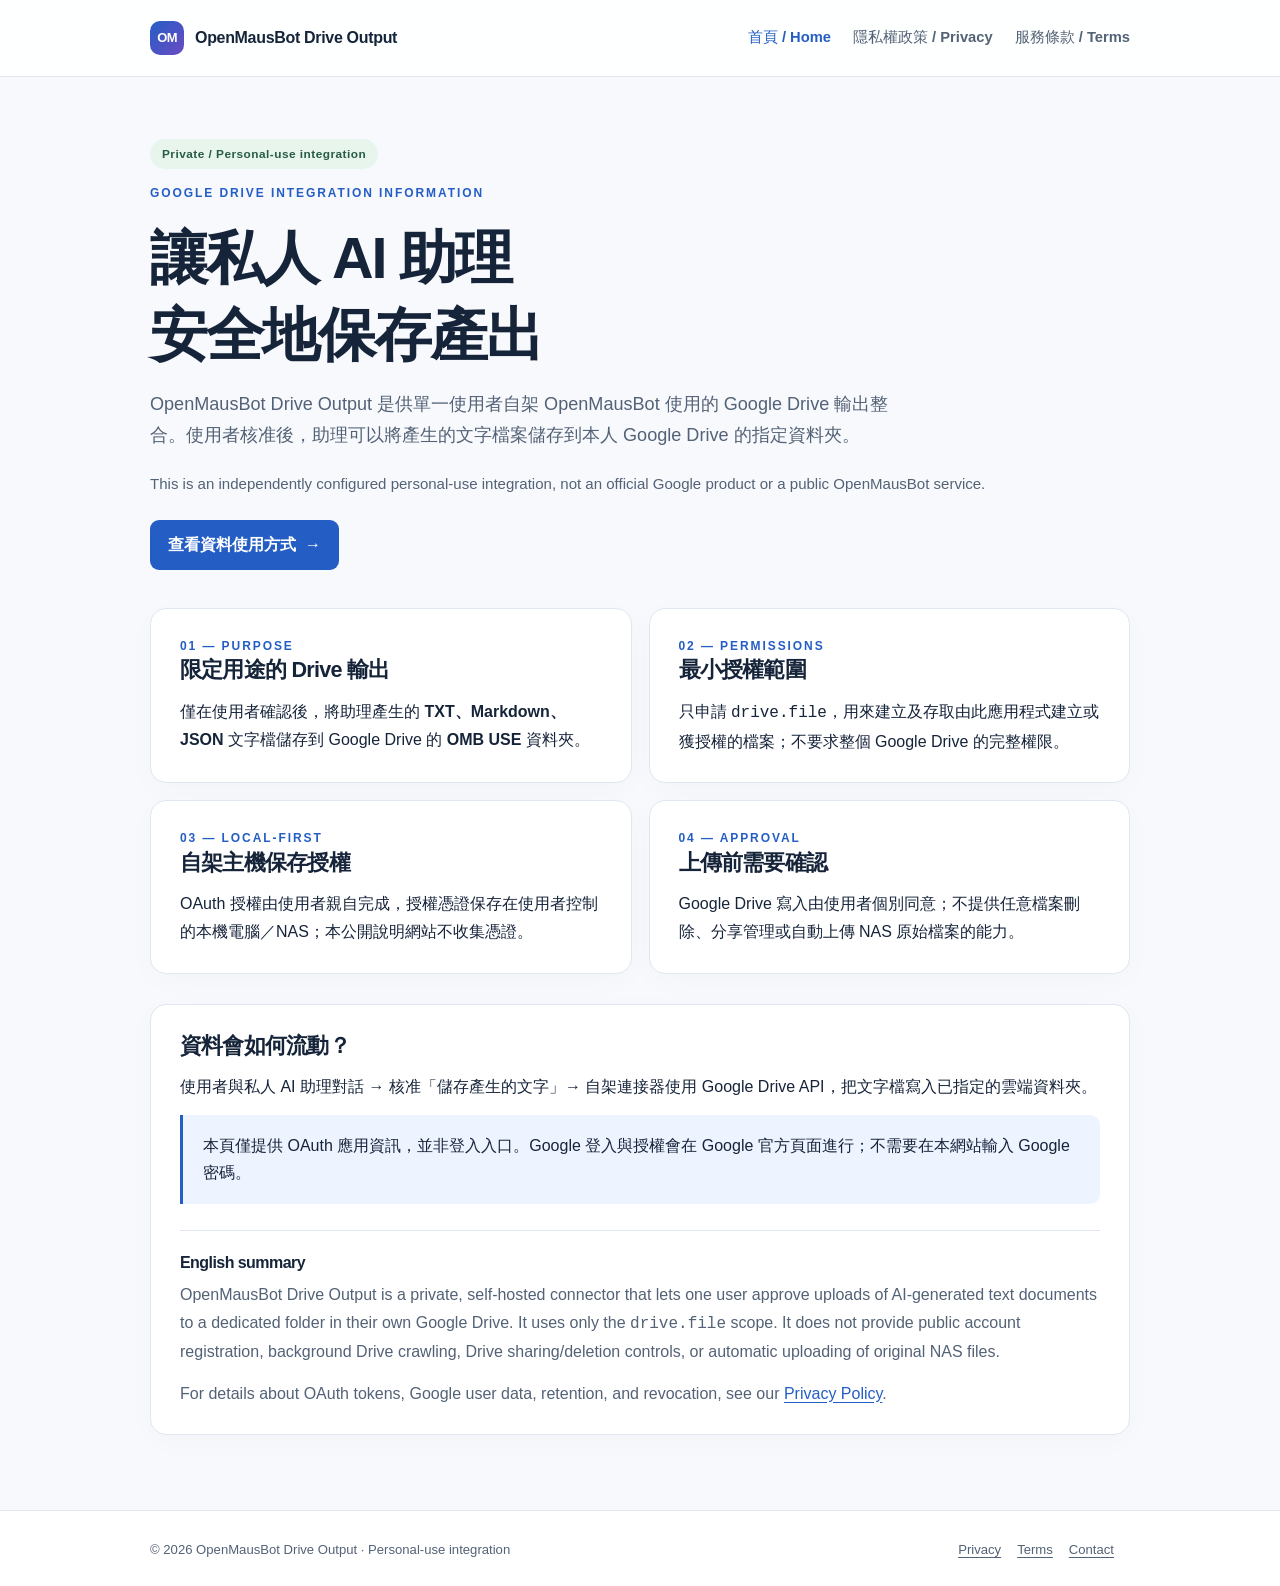
<file: index.html>
<!doctype html>
<html lang="zh-Hant">
<head>
<meta name="google-site-verification" content="_je_4s14u-GuT7DRaJaAICmDoQcfX6usOJ2KDmFBAU0" />
<meta charset="utf-8">
<meta name="viewport" content="width=device-width, initial-scale=1">
<meta name="description" content="Personal OpenMausBot Google Drive output integration, data use and privacy information.">
<meta name="theme-color" content="#ffffff">
<meta name="robots" content="index, follow">
<title>首頁 | OpenMausBot Drive Output</title>
<link rel="canonical" href="https://sksk2188.github.io/">
<link rel="stylesheet" href="styles.css">
</head>
<body>
<header><div class="container topbar">
<a class="brand" href="index.html" aria-label="OpenMausBot Drive Output 首頁"><span class="brandmark" aria-hidden="true">OM</span><span>OpenMausBot Drive Output</span></a>
<nav aria-label="主要導覽"><a href="index.html" aria-current="page">首頁 / Home</a><a href="privacy.html">隱私權政策 / Privacy</a><a href="terms.html">服務條款 / Terms</a></nav>
</div></header>
<main class="container"><section class="hero">
<span class="pill">Private / Personal-use integration</span>
<div class="eyebrow">Google Drive Integration Information</div>
<h1>讓私人 AI 助理<br>安全地保存產出</h1>
<p class="lead">OpenMausBot Drive Output 是供單一使用者自架 OpenMausBot 使用的 Google Drive 輸出整合。使用者核准後，助理可以將產生的文字檔案儲存到本人 Google Drive 的指定資料夾。</p>
<p class="note">This is an independently configured personal-use integration, not an official Google product or a public OpenMausBot service.</p>
<a class="primary-link" href="privacy.html">查看資料使用方式 <span aria-hidden="true">→</span></a>
</section>
<section class="grid" aria-label="主要功能">
<article class="card"><div class="eyebrow">01 — Purpose</div><h2>限定用途的 Drive 輸出</h2><p>僅在使用者確認後，將助理產生的 <strong>TXT、Markdown、JSON</strong> 文字檔儲存到 Google Drive 的 <strong>OMB USE</strong> 資料夾。</p></article>
<article class="card"><div class="eyebrow">02 — Permissions</div><h2>最小授權範圍</h2><p>只申請 <code>drive.file</code>，用來建立及存取由此應用程式建立或獲授權的檔案；不要求整個 Google Drive 的完整權限。</p></article>
<article class="card"><div class="eyebrow">03 — Local-first</div><h2>自架主機保存授權</h2><p>OAuth 授權由使用者親自完成，授權憑證保存在使用者控制的本機電腦／NAS；本公開說明網站不收集憑證。</p></article>
<article class="card"><div class="eyebrow">04 — Approval</div><h2>上傳前需要確認</h2><p>Google Drive 寫入由使用者個別同意；不提供任意檔案刪除、分享管理或自動上傳 NAS 原始檔案的能力。</p></article>
</section>
<section class="card section-gap">
<h2>資料會如何流動？</h2>
<p>使用者與私人 AI 助理對話 → 核准「儲存產生的文字」→ 自架連接器使用 Google Drive API，把文字檔寫入已指定的雲端資料夾。</p>
<div class="subtle-box">本頁僅提供 OAuth 應用資訊，並非登入入口。Google 登入與授權會在 Google 官方頁面進行；不需要在本網站輸入 Google 密碼。</div>
<div class="language"><h3>English summary</h3><p class="muted">OpenMausBot Drive Output is a private, self-hosted connector that lets one user approve uploads of AI-generated text documents to a dedicated folder in their own Google Drive. It uses only the <code>drive.file</code> scope. It does not provide public account registration, background Drive crawling, Drive sharing/deletion controls, or automatic uploading of original NAS files.</p><p class="muted">For details about OAuth tokens, Google user data, retention, and revocation, see our <a href="privacy.html">Privacy Policy</a>.</p></div>
</section></main>
<footer><div class="container foot"><span>© 2026 OpenMausBot Drive Output · Personal-use integration</span><span><a href="privacy.html">Privacy</a><a href="terms.html">Terms</a><a href="mailto:sksk2188@gmail.com">Contact</a></span></div></footer>
</body></html>
</file>
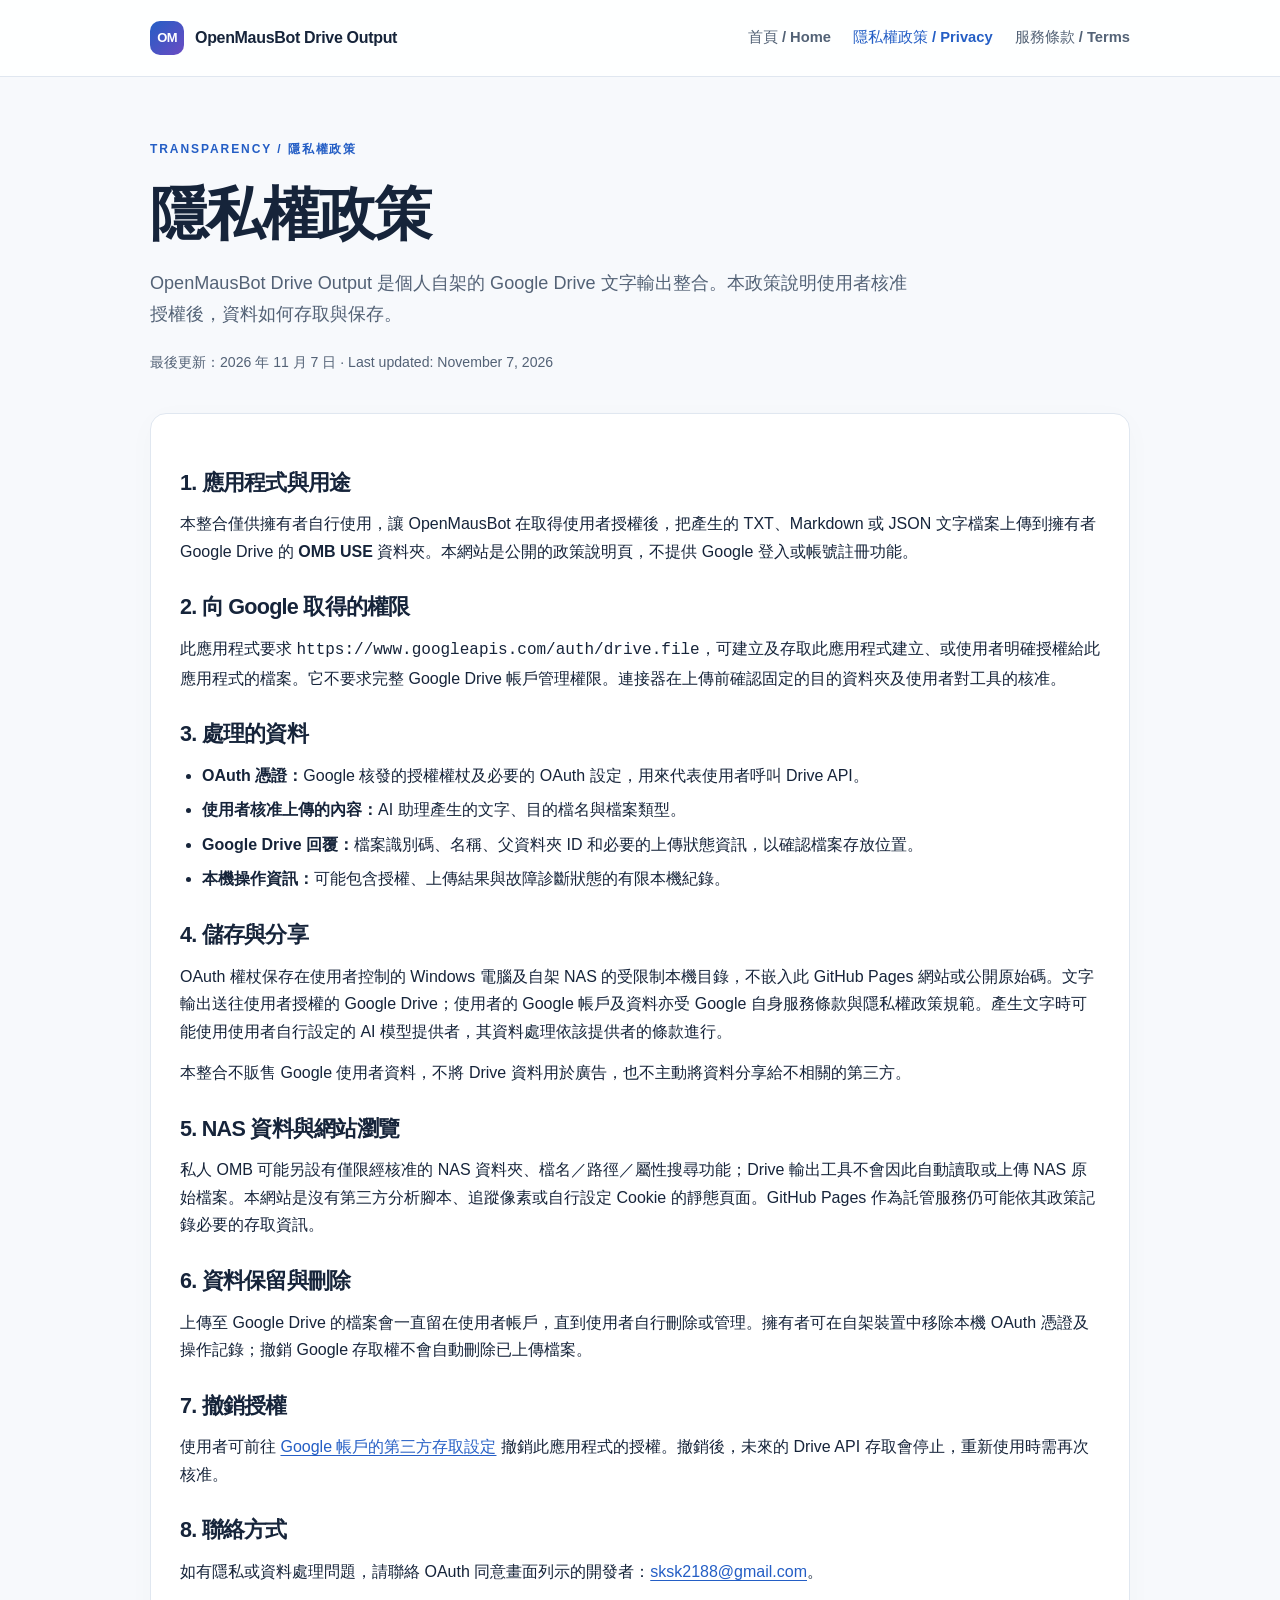
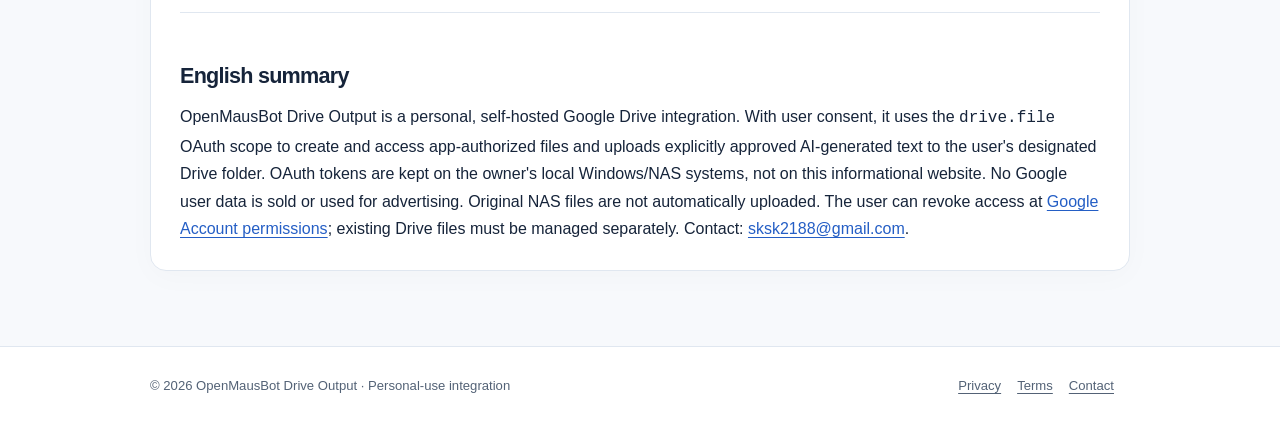
<file: privacy.html>
<!doctype html>
<html lang="zh-Hant">
<head>
<meta charset="utf-8">
<meta name="viewport" content="width=device-width, initial-scale=1">
<meta name="description" content="How personal OpenMausBot Drive Output uses, stores, and protects Google Drive data and OAuth credentials.">
<meta name="theme-color" content="#ffffff">
<meta name="robots" content="index, follow">
<title>隱私權政策 | OpenMausBot Drive Output</title>
<link rel="canonical" href="https://sksk2188.github.io/privacy.html">
<link rel="stylesheet" href="styles.css">
</head>
<body>
<header><div class="container topbar">
<a class="brand" href="index.html" aria-label="OpenMausBot Drive Output 首頁"><span class="brandmark" aria-hidden="true">OM</span><span>OpenMausBot Drive Output</span></a>
<nav aria-label="主要導覽"><a href="index.html">首頁 / Home</a><a href="privacy.html" aria-current="page">隱私權政策 / Privacy</a><a href="terms.html">服務條款 / Terms</a></nav>
</div></header>
<main class="container"><section class="hero"><div class="eyebrow">Transparency / 隱私權政策</div><h1>隱私權政策</h1><p class="lead">OpenMausBot Drive Output 是個人自架的 Google Drive 文字輸出整合。本政策說明使用者核准授權後，資料如何存取與保存。</p><p class="fineprint">最後更新：2026 年 11 月 7 日 · Last updated: November 7, 2026</p></section>
<article class="card doc">
<h2>1. 應用程式與用途</h2><p>本整合僅供擁有者自行使用，讓 OpenMausBot 在取得使用者授權後，把產生的 TXT、Markdown 或 JSON 文字檔案上傳到擁有者 Google Drive 的 <strong>OMB USE</strong> 資料夾。本網站是公開的政策說明頁，不提供 Google 登入或帳號註冊功能。</p>
<h2>2. 向 Google 取得的權限</h2><p>此應用程式要求 <code>https://www.googleapis.com/auth/drive.file</code>，可建立及存取此應用程式建立、或使用者明確授權給此應用程式的檔案。它不要求完整 Google Drive 帳戶管理權限。連接器在上傳前確認固定的目的資料夾及使用者對工具的核准。</p>
<h2>3. 處理的資料</h2><ul><li><strong>OAuth 憑證：</strong>Google 核發的授權權杖及必要的 OAuth 設定，用來代表使用者呼叫 Drive API。</li><li><strong>使用者核准上傳的內容：</strong>AI 助理產生的文字、目的檔名與檔案類型。</li><li><strong>Google Drive 回覆：</strong>檔案識別碼、名稱、父資料夾 ID 和必要的上傳狀態資訊，以確認檔案存放位置。</li><li><strong>本機操作資訊：</strong>可能包含授權、上傳結果與故障診斷狀態的有限本機紀錄。</li></ul>
<h2>4. 儲存與分享</h2><p>OAuth 權杖保存在使用者控制的 Windows 電腦及自架 NAS 的受限制本機目錄，不嵌入此 GitHub Pages 網站或公開原始碼。文字輸出送往使用者授權的 Google Drive；使用者的 Google 帳戶及資料亦受 Google 自身服務條款與隱私權政策規範。產生文字時可能使用使用者自行設定的 AI 模型提供者，其資料處理依該提供者的條款進行。</p><p>本整合不販售 Google 使用者資料，不將 Drive 資料用於廣告，也不主動將資料分享給不相關的第三方。</p>
<h2>5. NAS 資料與網站瀏覽</h2><p>私人 OMB 可能另設有僅限經核准的 NAS 資料夾、檔名／路徑／屬性搜尋功能；Drive 輸出工具不會因此自動讀取或上傳 NAS 原始檔案。本網站是沒有第三方分析腳本、追蹤像素或自行設定 Cookie 的靜態頁面。GitHub Pages 作為託管服務仍可能依其政策記錄必要的存取資訊。</p>
<h2>6. 資料保留與刪除</h2><p>上傳至 Google Drive 的檔案會一直留在使用者帳戶，直到使用者自行刪除或管理。擁有者可在自架裝置中移除本機 OAuth 憑證及操作記錄；撤銷 Google 存取權不會自動刪除已上傳檔案。</p>
<h2>7. 撤銷授權</h2><p>使用者可前往 <a href="https://myaccount.google.com/permissions" rel="noopener noreferrer">Google 帳戶的第三方存取設定</a> 撤銷此應用程式的授權。撤銷後，未來的 Drive API 存取會停止，重新使用時需再次核准。</p>
<h2>8. 聯絡方式</h2><p>如有隱私或資料處理問題，請聯絡 OAuth 同意畫面列示的開發者：<a href="mailto:sksk2188@gmail.com">sksk2188@gmail.com</a>。</p>
<div class="language"><h2>English summary</h2><p>OpenMausBot Drive Output is a personal, self-hosted Google Drive integration. With user consent, it uses the <code>drive.file</code> OAuth scope to create and access app-authorized files and uploads explicitly approved AI-generated text to the user's designated Drive folder. OAuth tokens are kept on the owner's local Windows/NAS systems, not on this informational website. No Google user data is sold or used for advertising. Original NAS files are not automatically uploaded. The user can revoke access at <a href="https://myaccount.google.com/permissions">Google Account permissions</a>; existing Drive files must be managed separately. Contact: <a href="mailto:sksk2188@gmail.com">sksk2188@gmail.com</a>.</p></div>
</article></main>
<footer><div class="container foot"><span>© 2026 OpenMausBot Drive Output · Personal-use integration</span><span><a href="privacy.html">Privacy</a><a href="terms.html">Terms</a><a href="mailto:sksk2188@gmail.com">Contact</a></span></div></footer>
</body></html>
</file>
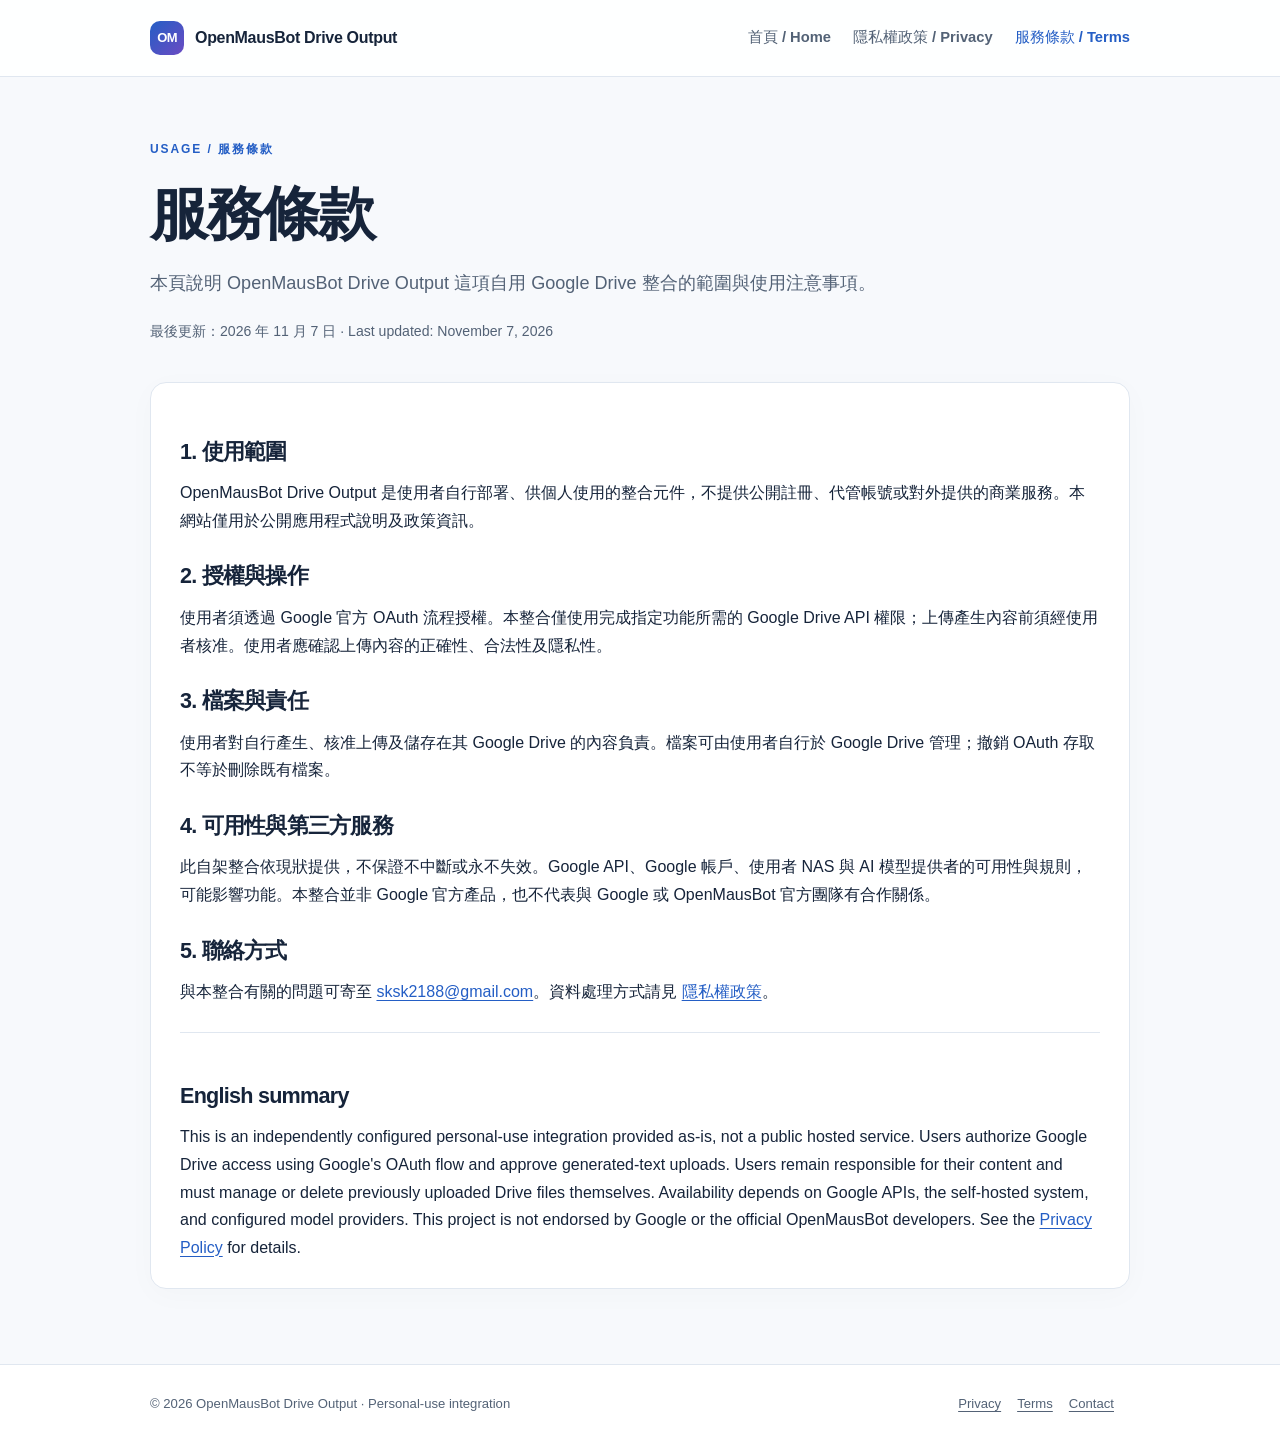
<file: terms.html>
<!doctype html>
<html lang="zh-Hant">
<head>
<meta charset="utf-8">
<meta name="viewport" content="width=device-width, initial-scale=1">
<meta name="description" content="Terms of use for the personal, self-hosted OpenMausBot Google Drive output integration.">
<meta name="theme-color" content="#ffffff">
<meta name="robots" content="index, follow">
<title>服務條款 | OpenMausBot Drive Output</title>
<link rel="canonical" href="https://sksk2188.github.io/terms.html">
<link rel="stylesheet" href="styles.css">
</head>
<body>
<header><div class="container topbar">
<a class="brand" href="index.html" aria-label="OpenMausBot Drive Output 首頁"><span class="brandmark" aria-hidden="true">OM</span><span>OpenMausBot Drive Output</span></a>
<nav aria-label="主要導覽"><a href="index.html">首頁 / Home</a><a href="privacy.html">隱私權政策 / Privacy</a><a href="terms.html" aria-current="page">服務條款 / Terms</a></nav>
</div></header>
<main class="container"><section class="hero"><div class="eyebrow">Usage / 服務條款</div><h1>服務條款</h1><p class="lead">本頁說明 OpenMausBot Drive Output 這項自用 Google Drive 整合的範圍與使用注意事項。</p><p class="fineprint">最後更新：2026 年 11 月 7 日 · Last updated: November 7, 2026</p></section>
<article class="card doc">
<h2>1. 使用範圍</h2><p>OpenMausBot Drive Output 是使用者自行部署、供個人使用的整合元件，不提供公開註冊、代管帳號或對外提供的商業服務。本網站僅用於公開應用程式說明及政策資訊。</p>
<h2>2. 授權與操作</h2><p>使用者須透過 Google 官方 OAuth 流程授權。本整合僅使用完成指定功能所需的 Google Drive API 權限；上傳產生內容前須經使用者核准。使用者應確認上傳內容的正確性、合法性及隱私性。</p>
<h2>3. 檔案與責任</h2><p>使用者對自行產生、核准上傳及儲存在其 Google Drive 的內容負責。檔案可由使用者自行於 Google Drive 管理；撤銷 OAuth 存取不等於刪除既有檔案。</p>
<h2>4. 可用性與第三方服務</h2><p>此自架整合依現狀提供，不保證不中斷或永不失效。Google API、Google 帳戶、使用者 NAS 與 AI 模型提供者的可用性與規則，可能影響功能。本整合並非 Google 官方產品，也不代表與 Google 或 OpenMausBot 官方團隊有合作關係。</p>
<h2>5. 聯絡方式</h2><p>與本整合有關的問題可寄至 <a href="mailto:sksk2188@gmail.com">sksk2188@gmail.com</a>。資料處理方式請見 <a href="privacy.html">隱私權政策</a>。</p>
<div class="language"><h2>English summary</h2><p>This is an independently configured personal-use integration provided as-is, not a public hosted service. Users authorize Google Drive access using Google's OAuth flow and approve generated-text uploads. Users remain responsible for their content and must manage or delete previously uploaded Drive files themselves. Availability depends on Google APIs, the self-hosted system, and configured model providers. This project is not endorsed by Google or the official OpenMausBot developers. See the <a href="privacy.html">Privacy Policy</a> for details.</p></div>
</article></main>
<footer><div class="container foot"><span>© 2026 OpenMausBot Drive Output · Personal-use integration</span><span><a href="privacy.html">Privacy</a><a href="terms.html">Terms</a><a href="mailto:sksk2188@gmail.com">Contact</a></span></div></footer>
</body></html>
</file>
<file: styles.css>
:root { color-scheme: light; --bg:#f7f9fc; --surface:#fff; --ink:#16243a; --muted:#536276; --border:#e0e7f0; --blue:#245ec5; --violet:#6b4bc3; --soft:#edf3ff; }
* {box-sizing:border-box} html {scroll-behavior:smooth} body {margin:0;background:var(--bg);color:var(--ink);font:16px/1.72 -apple-system,BlinkMacSystemFont,"Segoe UI","Noto Sans TC","PingFang TC",Arial,sans-serif} a {color:var(--blue);text-underline-offset:3px} a:hover {color:#163e8f}
.container {width:min(100% - 40px,980px);margin-inline:auto} header {background:rgba(255,255,255,.94);border-bottom:1px solid var(--border)} .topbar{min-height:76px;display:flex;align-items:center;justify-content:space-between;gap:20px;flex-wrap:wrap} .brand {display:inline-flex;gap:11px;align-items:center;color:var(--ink);font-weight:750;text-decoration:none;letter-spacing:-.02em} .brandmark {width:34px;height:34px;border-radius:10px;background:linear-gradient(135deg,var(--blue),var(--violet));display:grid;place-items:center;color:white;font-size:13px;font-weight:800;letter-spacing:-.05em} nav {display:flex;gap:22px;flex-wrap:wrap} nav a {text-decoration:none;font-size:.92rem;color:var(--muted);font-weight:550} nav a[aria-current="page"] {color:var(--blue)}
main {padding:62px 0 75px}.eyebrow {font-size:.75rem;text-transform:uppercase;letter-spacing:.16em;font-weight:800;color:var(--blue)} h1,h2,h3 {line-height:1.33;letter-spacing:-.035em} h1 {font-size:clamp(2rem,5vw,3.6rem);margin:16px 0 16px;font-weight:800} h2{font-size:1.35rem;margin:0 0 13px} h3{font-size:1rem;margin:0 0 8px}p{margin:0 0 14px}.lead {max-width:760px;font-size:1.13rem;color:var(--muted);margin-bottom:20px}.note {font-size:.94rem;color:var(--muted)} .hero {margin-bottom:38px}.pill {display:inline-block;color:#285b45;background:#e8f5ed;border-radius:100px;font-size:.74rem;font-weight:750;letter-spacing:.04em;padding:5px 12px;margin-bottom:14px} .stack{display:grid;gap:17px}.grid{display:grid;grid-template-columns:repeat(2,minmax(0,1fr));gap:17px}.card {background:var(--surface);border:1px solid var(--border);border-radius:16px;padding:27px 29px;box-shadow:0 6px 30px rgba(25,38,60,.025)}.card p:last-child,.card ul:last-child{margin-bottom:0}.muted{color:var(--muted)}.section-gap{margin-top:30px}.primary-link{display:inline-flex;align-items:center;gap:9px;text-decoration:none;font-weight:700;background:var(--blue);color:#fff;padding:11px 18px;border-radius:9px;margin-top:9px}.primary-link:hover{color:#fff;background:#1a4b9f}.fineprint{font-size:.88rem;color:var(--muted)} ul,ol{padding-left:22px;margin:10px 0 15px}li{margin:7px 0}.subtle-box{background:var(--soft);padding:17px 20px;border-left:3px solid var(--blue);border-radius:0 10px 10px 0}.language{border-top:1px solid var(--border);margin-top:26px;padding-top:21px}.doc h2{margin-top:28px}.doc .card{padding:34px 39px}.doc .card h2:first-child{margin-top:0}footer{border-top:1px solid var(--border);background:white;padding:28px 0}.foot{display:flex;justify-content:space-between;gap:20px;flex-wrap:wrap;font-size:.82rem;color:var(--muted)}.foot a{color:var(--muted);margin-right:16px}
@media (max-width:700px){.topbar{padding:17px 0;gap:12px} nav{gap:15px}main{padding:40px 0 52px}.grid{grid-template-columns:1fr}.card,.doc .card{padding:24px 22px}.container{width:min(100% - 32px,980px)}}
</file>
